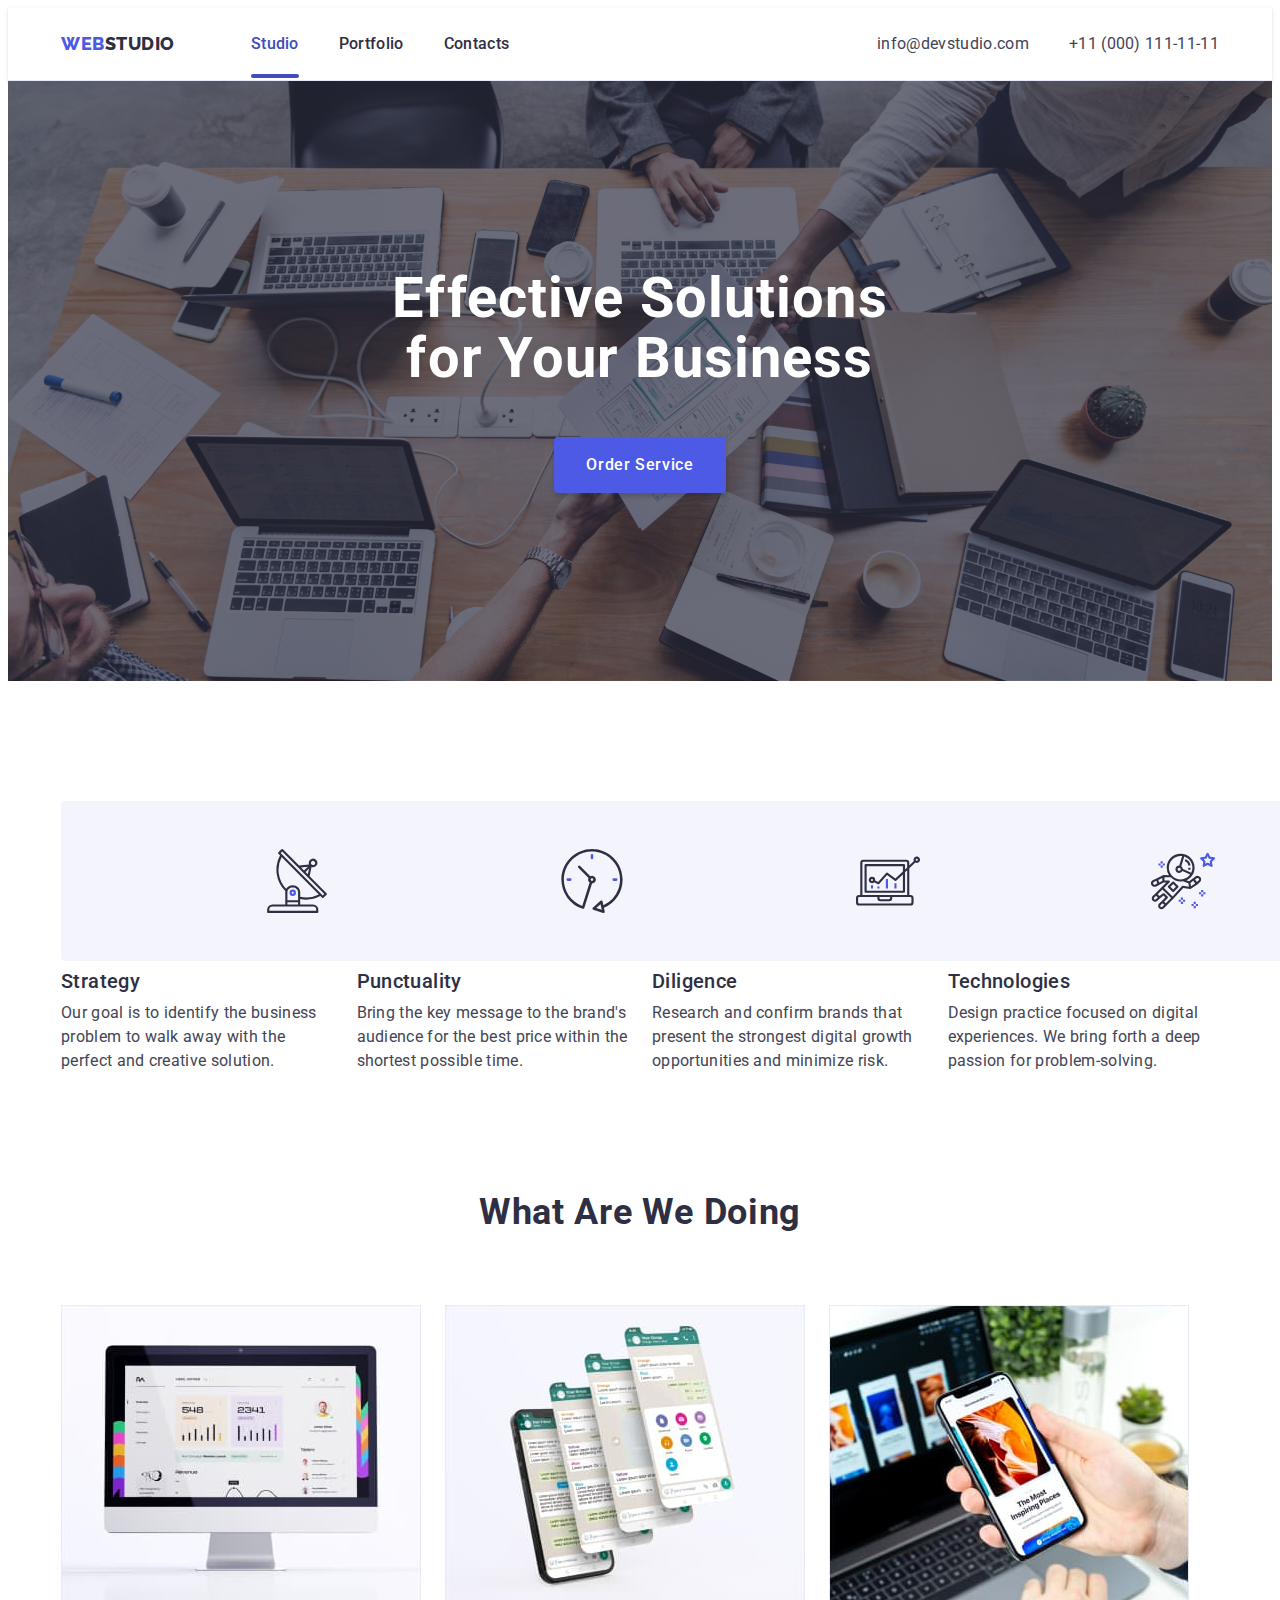
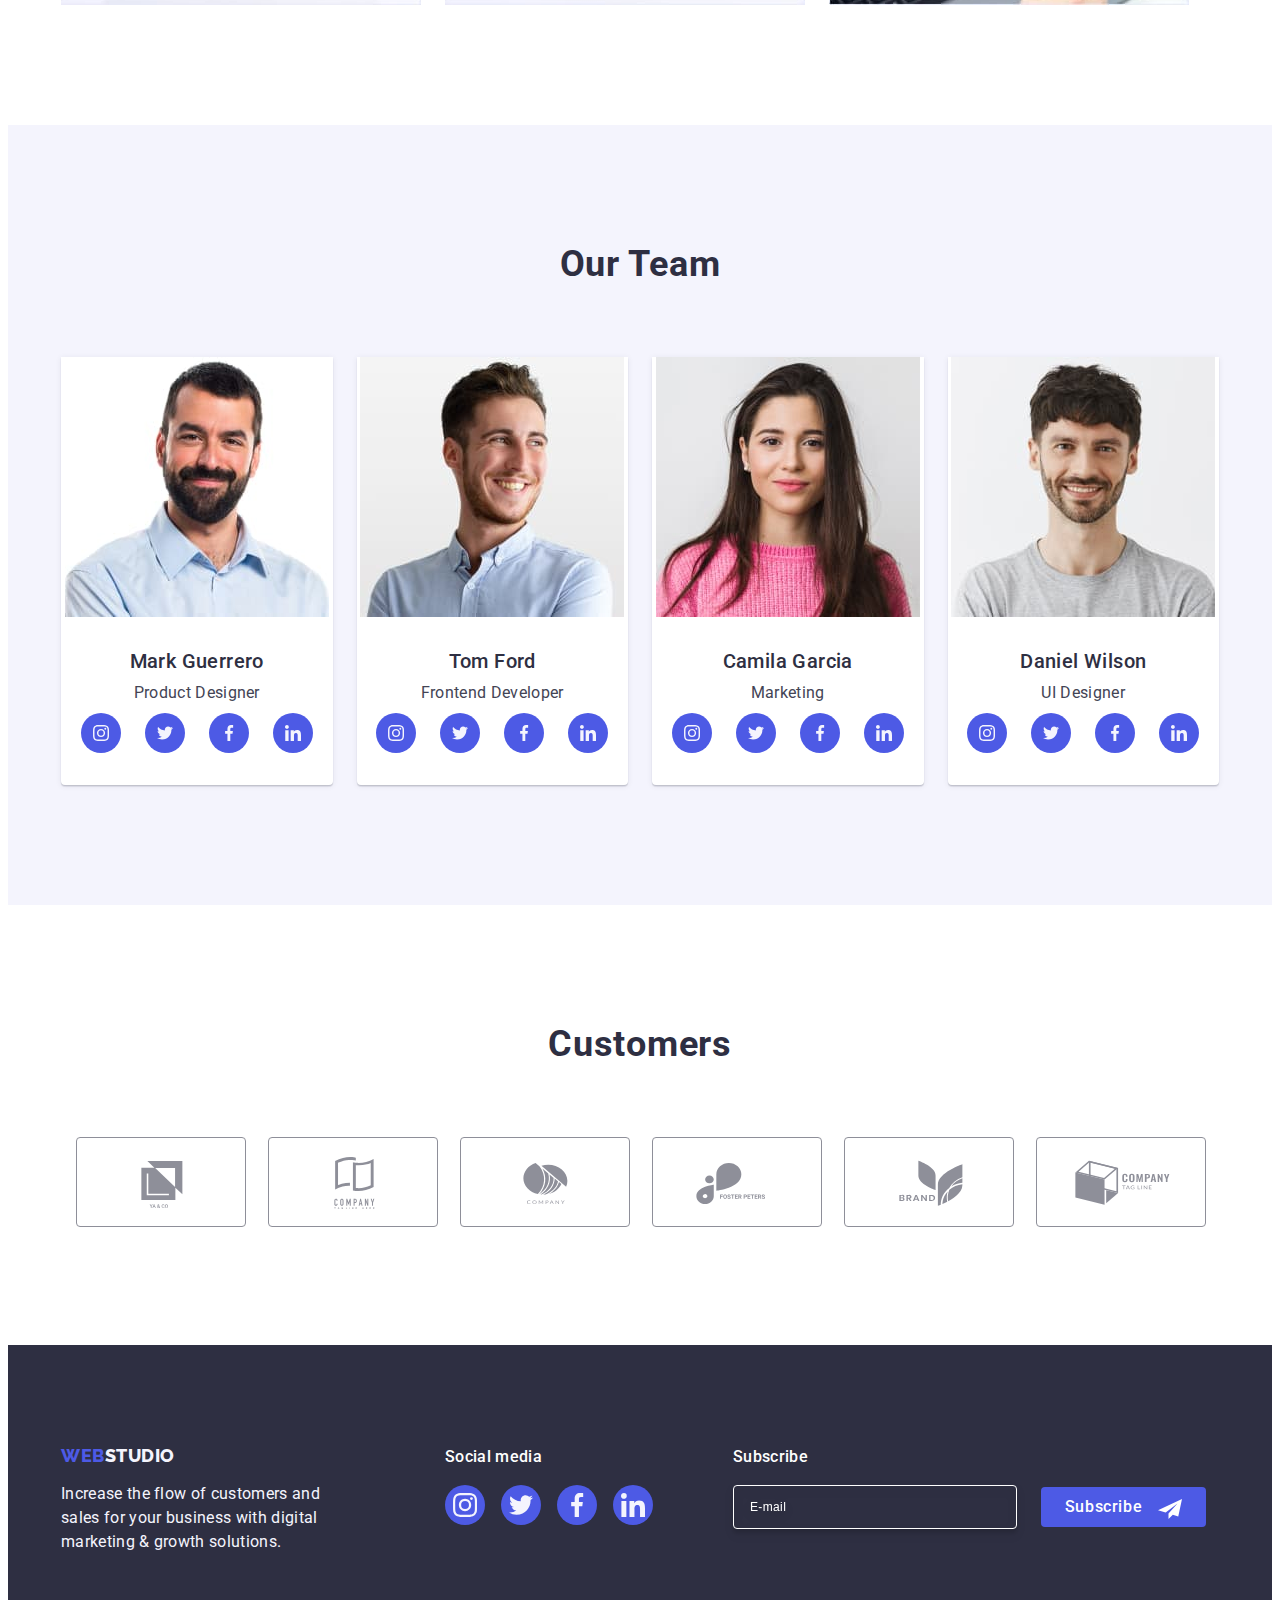
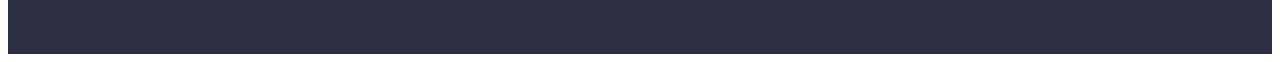
<file: index.html>
<!DOCTYPE html>
<html lang="en">
  <head>
    <meta charset="UTF-8" />
    <meta name="viewport" content="width=device-width, initial-scale=1.0" />
    <title>WebStudio</title>
    <link
      rel="stylesheet"
      href="https://cdnjs.cloudflare.com/ajax/libs/modern-normalize/2.0.0/modern-normalize.min.css"
      integrity="sha512-4xo8blKMVCiXpTaLzQSLSw3KFOVPWhm/TRtuPVc4WG6kUgjH6J03IBuG7JZPkcWMxJ5huwaBpOpnwYElP/m6wg=="
      crossorigin="anonymous"
      referrerpolicy="no-referrer"
    />
    <link rel="stylesheet" href="./css/styles.css" />
    <link rel="stylesheet" href="./css/media.css" />
    <link rel="preconnect" href="https://fonts.googleapis.com" />
    <link rel="preconnect" href="https://fonts.gstatic.com" crossorigin />
    <link
      href="https://fonts.googleapis.com/css2?family=Raleway:wght@800&family=Roboto:wght@400;500;700;900&display=swap"
      rel="stylesheet"
    />
  </head>
  <body>
    <header class="upper">
      <div class="header-nav container">
        <nav class="logo-navi">
          <a class="logo link" href="./index.html"
            >Web<span class="logo-end">Studio</span></a
          >
          <ul class="list-navi list">
            <li class="navigation-item">
              <a class="navigation-link current-page link" href="./index.html"
                >Studio</a
              >
            </li>
            <li class="navigation-item">
              <a class="navigation-link link" href="./portfolio.html"
                >Portfolio</a
              >
            </li>
            <li class="navigation-item">
              <a class="navigation-link link" href="">Contacts</a>
            </li>
          </ul>
        </nav>
        <address class="contact-us">
          <ul class="list contact-nav">
            <li class="address-item">
              <a class="link" href="mailto:info@devstudio.com"
                >info@devstudio.com</a
              >
            </li>
            <li class="address-item">
              <a class="link" href="tel:+110001111111">+11 (000) 111-11-11</a>
            </li>
          </ul>
        </address>
        <button type="button" class="open-menu-button js-open-menu">
          <svg class="icon" width="32" height="22">
            <use href="./images/icons.svg#icon-menu"></use>
          </svg>
        </button>
      </div>
      <div class="mobile-container js-menu-container">
        <button type="button" class="modal-close-button js-close-menu">
          <svg width="8" height="8">
            <use href="./images/icons.svg#icon-close-black"></use>
          </svg>
        </button>
        <nav class="mobile-navigation">
          <ul class="list">
            <li class="mobile-item">
              <a
                href="./index.html"
                class="mobile-menu-link mobile-current link"
                >Studio</a
              >
            </li>
            <li class="mobile-item">
              <a href="./portfolio.html" class="mobile-menu-link link"
                >Portfolio</a
              >
            </li>
            <li class="mobile-item">
              <a href="" class="mobile-menu-link link">Contacts</a>
            </li>
          </ul>
        </nav>
        <div class="mobile-box">
          <address class="address mobile-address">
            <ul class="mobile-menu-address list">
              <li class="mobile-contact-item">
                <a href="tel:+110001111111" class="mobile-tell link"
                  >+11 (000) 111-11-11</a
                >
              </li>
              <li class="mobile-contact-item">
                <a href="mailto:info@devstudio.com" class="mobile-mailto link"
                  >info@devstudio.com</a
                >
              </li>
            </ul>
          </address>
          <ul class="mobile-list-icon list">
            <li class="team-member-social-item">
              <a class="team-member-social-link link" href="">
                <svg
                  class="team-member-social-icon"
                  width="16"
                  height="16"
                >
                  <use href="./images/icons.svg#icon-instagram-1"></use>
                </svg>
              </a>
            </li>
            <li class="team-member-social-item">
              <a class="team-member-social-link link" href="">
                <svg
                  class="team-member-social-icon"
                  width="16"
                  height="16"
                >
                  <use href="./images/icons.svg#icon-twitter-1"></use>
                </svg>
              </a>
            </li>
            <li class="team-member-social-item">
              <a class="team-member-social-link link" href="">
                <svg
                  class="team-member-social-icon"
                  width="16"
                  height="16"
                >
                  <use href="./images/icons.svg#icon-facebook-1"></use>
                </svg>
              </a>
            </li>
            <li class="team-member-social-item">
              <a class="team-member-social-link link" href="">
                <svg
                  class="team-member-social-icon"
                  width="16"
                  height="16"
                >
                  <use href="./images/icons.svg#icon-linkedin-1"></use>
                </svg>
              </a>
            </li>
          </ul>
        </div>
      </div>
    </header>
    <main>
      <section class="hero">
        <div class="container">
          <h1 class="hero-title">Effective Solutions for Your Business</h1>
          <button class="hero-btn" data-modal-open type="button">
            Order Service
          </button>
        </div>
      </section>
      <section class="advantages">
        <div class="container">
          <h2 class="visually-hidden">Advantages</h2>
          <ul class="advantages-list list">
            <li class="advantages-item">
              <div class="advantages-icon-wrap">
                <svg class="advantages-icon" width="64" height="64">
                  <use href="./images/icons.svg#icon-antenna-1"></use>
                </svg>
              </div>
              <h3 class="advantages-subtitle">Strategy</h3>
              <p class="advantages-text">
                Our goal is to identify the business problem to walk away with
                the perfect and creative solution.
              </p>
            </li>
            <li class="advantages-item">
              <div class="advantages-icon-wrap">
                <svg class="advantages-icon" width="64" height="64">
                  <use href="./images/icons.svg#icon-clock-1"></use>
                </svg>
              </div>
              <h3 class="advantages-subtitle">Punctuality</h3>
              <p class="advantages-text">
                Bring the key message to the brand's audience for the best price
                within the shortest possible time.
              </p>
            </li>
            <li class="advantages-item">
              <div class="advantages-icon-wrap">
                <svg class="advantages-icon" width="64" height="64">
                  <use href="./images/icons.svg#icon-diagram-1"></use>
                </svg>
              </div>
              <h3 class="advantages-subtitle">Diligence</h3>
              <p class="advantages-text">
                Research and confirm brands that present the strongest digital
                growth opportunities and minimize risk.
              </p>
            </li>
            <li class="advantages-item">
              <div class="advantages-icon-wrap">
                <svg class="advantages-icon" width="64" height="64">
                  <use href="./images/icons.svg#icon-astronaut-1"></use>
                </svg>
              </div>
              <h3 class="advantages-subtitle">Technologies</h3>
              <p class="advantages-text">
                Design practice focused on digital experiences. We bring forth a
                deep passion for problem-solving.
              </p>
            </li>
          </ul>
        </div>
      </section>
      <section class="activity">
        <div class="container">
          <h2 class="activity-title">What are we doing</h2>
          <ul class="activity-list list">
            <li class="activity-item">
              <img
                srcset="
                  ./images/what-are-we-doing-1.jpg    1x,
                  ./images/what-are-we-doing-1-2x.jpg 2x
                "
                src="./images/what-are-we-doing-1.jpg"
                alt="desktop"
                width="360"
                height="300"
              />
            </li>
            <li class="activity-item">
              <img
                srcset="
                  ./images/what-are-we-doing-2.jpg    1x,
                  ./images/what-are-we-doing-2-2x.jpg 2x
                "
                src="./images/what-are-we-doing-2.jpg"
                alt="smartfon"
                width="360"
                height="300"
              />
            </li>
            <li class="activity-item">
              <img
                srcset="
                  ./images/what-are-we-doing-3.jpg    1x,
                  ./images/what-are-we-doing-3-2x.jpg 2x
                "
                src="./images/what-are-we-doing-3.jpg"
                alt="laptop"
                width="360"
                height="300"
              />
            </li>
          </ul>
        </div>
      </section>
      <section class="team">
        <div class="container">
          <h2 class="team-title">Our Team</h2>
          <ul class="team-list list">
            <li class="team-list-item">
              <img
                srcset="
                  ./images/our-team-1.jpg    1x,
                  ./images/our-team-1-2x.jpg 2x
                "
                class="team-member-img"
                src="./images/our-team-1.jpg"
                alt="Mark Guerrero, Product Designer"
                width="264"
                height="260"
              />
              <div class="team-member">
                <h3 class="team-subtitle">Mark Guerrero</h3>
                <p class="team-text">Product Designer</p>
                <ul class="team-member-social-list list">
                  <li class="team-member-social-item">
                    <a class="team-member-social-link link" href="">
                      <svg
                        class="team-member-social-icon"
                        width="16"
                        height="16"
                      >
                        <use href="./images/icons.svg#icon-instagram-1"></use>
                      </svg>
                    </a>
                  </li>
                  <li class="team-member-social-item">
                    <a class="team-member-social-link link" href="">
                      <svg
                        class="team-member-social-icon"
                        width="16"
                        height="16"
                      >
                        <use href="./images/icons.svg#icon-twitter-1"></use>
                      </svg>
                    </a>
                  </li>
                  <li class="team-member-social-item">
                    <a class="team-member-social-link link" href="">
                      <svg
                        class="team-member-social-icon"
                        width="16"
                        height="16"
                      >
                        <use href="./images/icons.svg#icon-facebook-1"></use>
                      </svg>
                    </a>
                  </li>
                  <li class="team-member-social-item">
                    <a class="team-member-social-link link" href="">
                      <svg
                        class="team-member-social-icon"
                        width="16"
                        height="16"
                      >
                        <use href="./images/icons.svg#icon-linkedin-1"></use>
                      </svg>
                    </a>
                  </li>
                </ul>
              </div>
            </li>
            <li class="team-list-item">
              <img
                srcset="
                  ./images/our-team-2.jpg    1x,
                  ./images/our-team-2-2x.jpg 2x
                "
                class="team-member-img"
                src="./images/our-team-2.jpg"
                alt="Tom Ford, Frontend Developer"
                width="264"
                height="260"
              />
              <div class="team-member">
                <h3 class="team-subtitle">Tom Ford</h3>
                <p class="team-text">Frontend Developer</p>
                <ul class="team-member-social-list list">
                  <li class="team-member-social-item">
                    <a class="team-member-social-link link" href="">
                      <svg
                        class="team-member-social-icon"
                        width="16"
                        height="16"
                      >
                        <use href="./images/icons.svg#icon-instagram-1"></use>
                      </svg>
                    </a>
                  </li>
                  <li class="team-member-social-item">
                    <a class="team-member-social-link link" href="">
                      <svg
                        class="team-member-social-icon"
                        width="16"
                        height="16"
                      >
                        <use href="./images/icons.svg#icon-twitter-1"></use>
                      </svg>
                    </a>
                  </li>
                  <li class="team-member-social-item">
                    <a class="team-member-social-link link" href="">
                      <svg
                        class="team-member-social-icon"
                        width="16"
                        height="16"
                      >
                        <use href="./images/icons.svg#icon-facebook-1"></use>
                      </svg>
                    </a>
                  </li>
                  <li class="team-member-social-item">
                    <a class="team-member-social-link link" href="">
                      <svg
                        class="team-member-social-icon"
                        width="16"
                        height="16"
                      >
                        <use href="./images/icons.svg#icon-linkedin-1"></use>
                      </svg>
                    </a>
                  </li>
                </ul>
              </div>
            </li>
            <li class="team-list-item">
              <img
                srcset="
                  ./images/our-team-3.jpg    1x,
                  ./images/our-team-3-2x.jpg 2x
                "
                class="team-member-img"
                src="./images/our-team-3.jpg"
                alt="Camila Garcia, Marketing"
                width="264"
                height="260"
              />
              <div class="team-member">
                <h3 class="team-subtitle">Camila Garcia</h3>
                <p class="team-text">Marketing</p>
                <ul class="team-member-social-list list">
                  <li class="team-member-social-item">
                    <a class="team-member-social-link link" href="">
                      <svg
                        class="team-member-social-icon"
                        width="16"
                        height="16"
                      >
                        <use href="./images/icons.svg#icon-instagram-1"></use>
                      </svg>
                    </a>
                  </li>
                  <li class="team-member-social-item">
                    <a class="team-member-social-link link" href="">
                      <svg
                        class="team-member-social-icon"
                        width="16"
                        height="16"
                      >
                        <use href="./images/icons.svg#icon-twitter-1"></use>
                      </svg>
                    </a>
                  </li>
                  <li class="team-member-social-item">
                    <a class="team-member-social-link link" href="">
                      <svg
                        class="team-member-social-icon"
                        width="16"
                        height="16"
                      >
                        <use href="./images/icons.svg#icon-facebook-1"></use>
                      </svg>
                    </a>
                  </li>
                  <li class="team-member-social-item">
                    <a class="team-member-social-link link" href="">
                      <svg
                        class="team-member-social-icon"
                        width="16"
                        height="16"
                      >
                        <use href="./images/icons.svg#icon-linkedin-1"></use>
                      </svg>
                    </a>
                  </li>
                </ul>
              </div>
            </li>
            <li class="team-list-item">
              <img
                srcset="
                  ./images/our-team-4.jpg    1x,
                  ./images/our-team-4-2x.jpg 2x
                "
                class="team-member-img"
                src="./images/our-team-4.jpg"
                alt="Daniel Wilson, UI Designer"
                width="264"
                height="260"
              />
              <div class="team-member">
                <h3 class="team-subtitle">Daniel Wilson</h3>
                <p class="team-text">UI Designer</p>
                <ul class="team-member-social-list list">
                  <li class="team-member-social-item">
                    <a class="team-member-social-link link" href="">
                      <svg
                        class="team-member-social-icon"
                        width="16"
                        height="16"
                      >
                        <use href="./images/icons.svg#icon-instagram-1"></use>
                      </svg>
                    </a>
                  </li>
                  <li class="team-member-social-item">
                    <a class="team-member-social-link link" href="">
                      <svg
                        class="team-member-social-icon"
                        width="16"
                        height="16"
                      >
                        <use href="./images/icons.svg#icon-twitter-1"></use>
                      </svg>
                    </a>
                  </li>
                  <li class="team-member-social-item">
                    <a class="team-member-social-link link" href="">
                      <svg
                        class="team-member-social-icon"
                        width="16"
                        height="16"
                      >
                        <use href="./images/icons.svg#icon-facebook-1"></use>
                      </svg>
                    </a>
                  </li>
                  <li class="team-member-social-item">
                    <a class="team-member-social-link link" href="">
                      <svg
                        class="team-member-social-icon"
                        width="16"
                        height="16"
                      >
                        <use href="./images/icons.svg#icon-linkedin-1"></use>
                      </svg>
                    </a>
                  </li>
                </ul>
              </div>
            </li>
          </ul>
        </div>
      </section>
      <section class="customers">
        <div class="container">
          <h2 class="customers-title">Customers</h2>
          <ul class="customers-list list">
            <li class="customers-item">
              <a class="customers-link" href=""
                ><svg class="customers-icon" width="104" height="56">
                  <use href="./images/icons.svg#icon-client-1"></use>
                </svg>
              </a>
            </li>
            <li class="customers-item">
              <a class="customers-link" href="">
                <svg class="customers-icon" width="104" height="56">
                  <use href="./images/icons.svg#icon-client-2"></use>
                </svg>
              </a>
            </li>
            <li class="customers-item">
              <a class="customers-link" href="">
                <svg class="customers-icon" width="104" height="56">
                  <use href="./images/icons.svg#icon-client-3"></use>
                </svg>
              </a>
            </li>
            <li class="customers-item">
              <a class="customers-link" href="">
                <svg class="customers-icon" width="104" height="56">
                  <use href="./images/icons.svg#icon-client-4"></use>
                </svg>
              </a>
            </li>
            <li class="customers-item">
              <a class="customers-link" href="">
                <svg class="customers-icon" width="104" height="56">
                  <use href="./images/icons.svg#icon-client-5"></use>
                </svg>
              </a>
            </li>
            <li class="customers-item">
              <a class="customers-link" href="">
                <svg class="customers-icon" width="104" height="56">
                  <use href="./images/icons.svg#icon-client-6"></use>
                </svg>
              </a>
            </li>
          </ul>
        </div>
      </section>
    </main>
    <footer class="bottom">
      <div class="container footer-container">
        <div class="footer-logo-text">
          <a class="bottom-logo link" href="./index.html"
            >Web<span class="bottom-logo-end">Studio</span></a
          >
          <p class="footer-text">
            Increase the flow of customers and sales for your business with
            digital marketing & growth solutions.
          </p>
        </div>

        <div class="footer-social-media">
          <p class="footer-social-media-subtitle">Social media</p>
          <ul class="footer-social-media-list list">
            <li class="footer-social-media-item">
              <a class="footer-social-media-link link" href="">
                <svg class="footer-social-media-icon" width="24" height="24">
                  <use href="./images/icons.svg#icon-instagram-1"></use>
                </svg>
              </a>
            </li>
            <li class="footer-social-media-item">
              <a class="footer-social-media-link link" href="">
                <svg class="footer-social-media-icon" width="24" height="24">
                  <use href="./images/icons.svg#icon-twitter-1"></use>
                </svg>
              </a>
            </li>
            <li class="footer-social-media-item">
              <a class="footer-social-media-link link" href="">
                <svg class="footer-social-media-icon" width="24" height="24">
                  <use href="./images/icons.svg#icon-facebook-1"></use>
                </svg>
              </a>
            </li>
            <li class="footer-social-media-item">
              <a class="footer-social-media-link link" href="">
                <svg class="footer-social-media-icon" width="24" height="24">
                  <use href="./images/icons.svg#icon-linkedin-1"></use>
                </svg>
              </a>
            </li>
          </ul>
        </div>

        <div class="form-container">
          <p class="ftr-subscribe">Subscribe</p>
          <form class="subscribe">
            <label class="ftr-subscribe-field">
              <input
                class="ftr-input"
                type="email"
                name="ftr-user-name"
                placeholder="E-mail"
              />
            </label>
            <button class="ftr-form-button" type="submit">
              Subscribe
              <svg class="ftr-form-icon" width="24" height="24">
                <use href="./images/icons.svg#icon-send"></use>
              </svg>
            </button>
          </form>
        </div>
      </div>
    </footer>
    <div class="backdrop is-hidden" data-modal>
      <div class="modal">
        <button type="button" class="modal-close-button" data-modal-close>
          <svg class="modal-close-icon" width="8" height="8">
            <use href="./images/icons.svg#icon-close-black"></use>
          </svg>
        </button>

        <p class="modal-caption">
          Leave your contacts and we will call you back
        </p>

        <form class="modal-form" name="order_form" autocomplete="on">
          <div class="modal-field">
            <label for="user-name" class="modal-form-label">Name</label>
            <div class="modal-input-svg">
              <input
                class="modal-form-input"
                type="text"
                name="user-name"
                id="user-name"
              />
              <svg class="modal-form-icon" width="18" height="24">
                <use href="./images/icons.svg#icon-person"></use>
              </svg>
            </div>
          </div>
          <div class="modal-field">
            <label for="user-tel" class="modal-form-label">Phone</label>
            <div class="modal-input-svg">
              <input
                class="modal-form-input"
                type="tel"
                name="user-tel"
                id="user-tel"
              />
              <svg class="modal-form-icon" width="18" height="24">
                <use href="./images/icons.svg#icon-phone"></use>
              </svg>
            </div>
          </div>
          <div class="modal-field">
            <label for="user-email" class="modal-form-label">Email</label>
            <div class="modal-input-svg">
              <input
                class="modal-form-input"
                type="email"
                name="user-email"
                id="user-email"
              />
              <svg class="modal-form-icon" width="18" height="24">
                <use href="./images/icons.svg#icon-email"></use>
              </svg>
            </div>
          </div>
          <div class="modal-field modal-field-div">
            <label for="user-comment" class="modal-form-label">Comment</label>
            <textarea
              class="user-comment"
              name="user-comment"
              cols="30"
              rows="10"
              placeholder="Text input"
              id="user-comment"
            ></textarea>
          </div>

          <div class="label-checkbox">
            <input
              class="checkbox-privacy visually-hidden"
              type="checkbox"
              id="user-privacy"
              value="true"
              name="user-privacy"
            />
            <label for="user-privacy" class="modal-privacy-label"
              ><span class="modal-privacy-text"
                ><svg class="checkbox-icon" width="10" height="8">
                  <use href="./images/icons.svg#icon-vector"></use></svg></span
              >I accept the terms and conditions of the
              <a href="" class="modal-privacy-link">Privacy Policy</a>
            </label>
          </div>

          <button type="submit" class="modal-submit">Send</button>
        </form>
      </div>
    </div>
    <script src="./js/modal.js"></script>
    <script src="./js/menu.js"></script>
  </body>
</html>
</file>
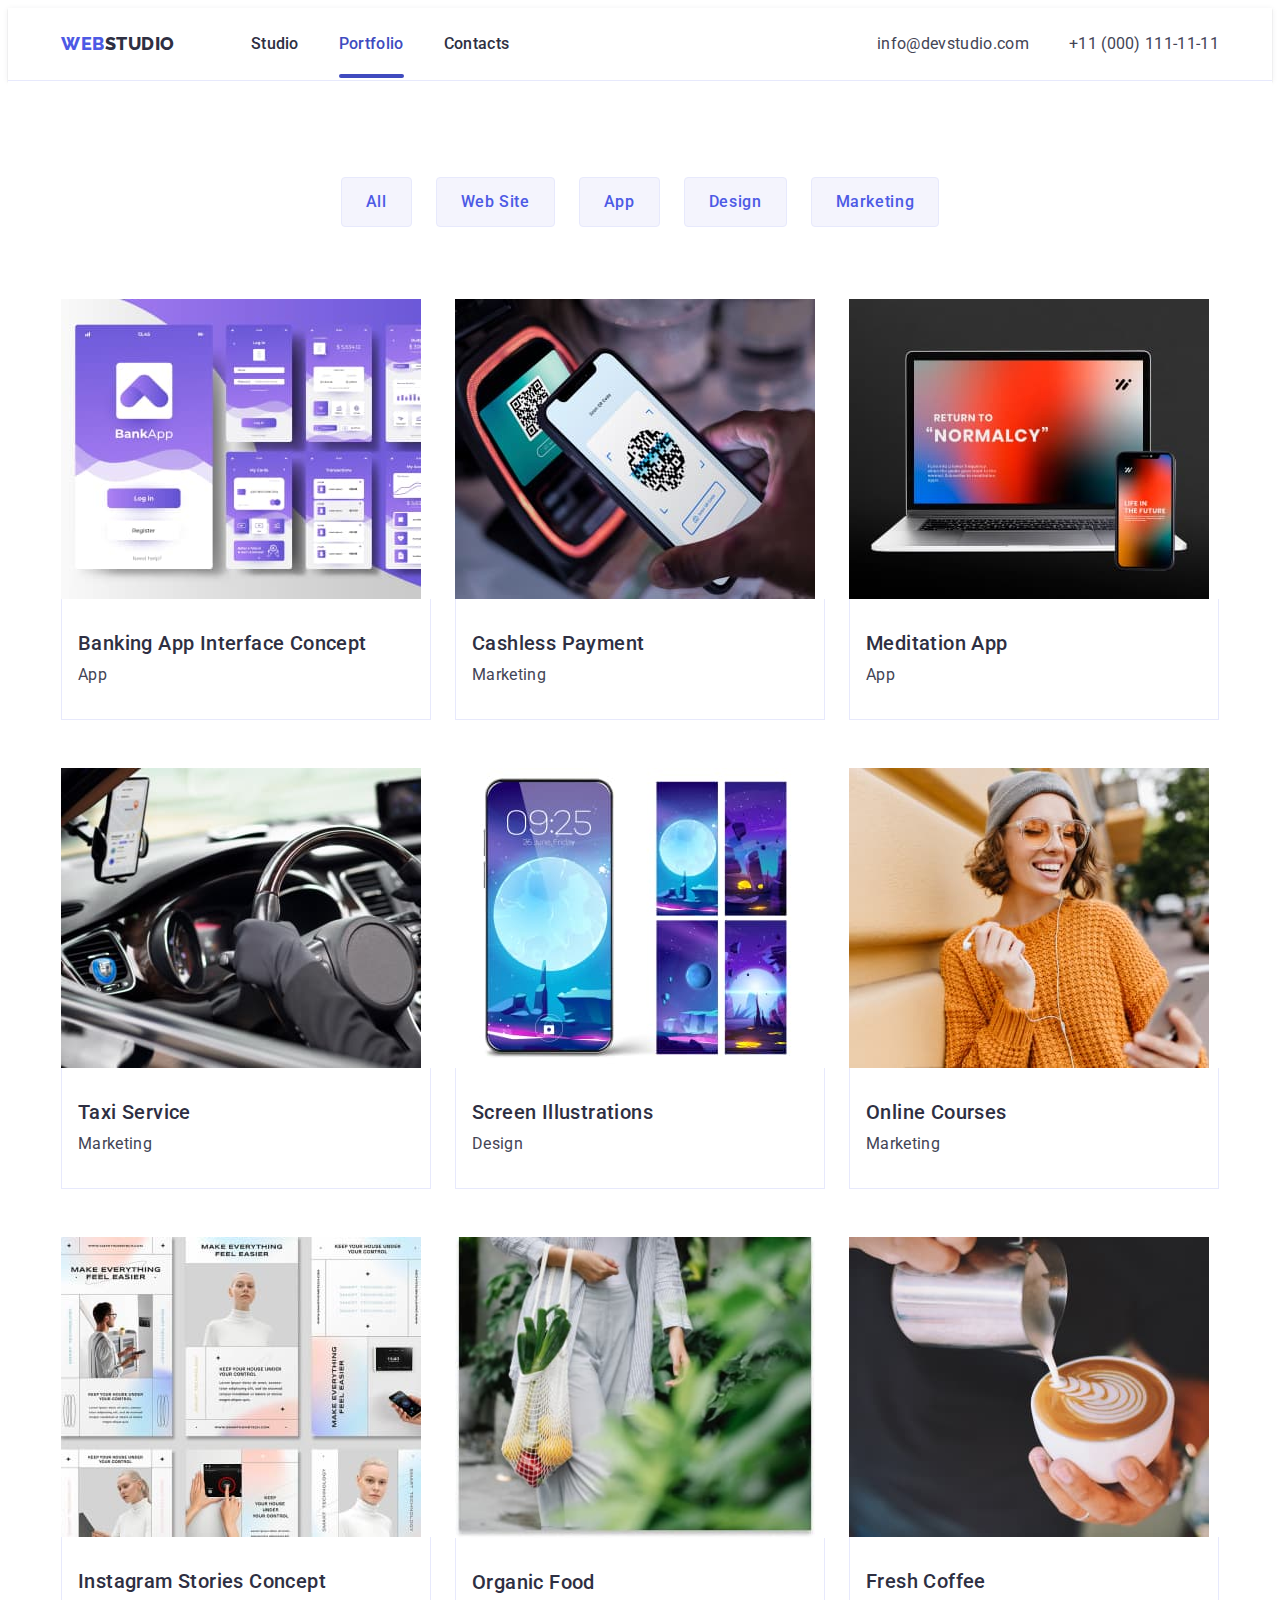
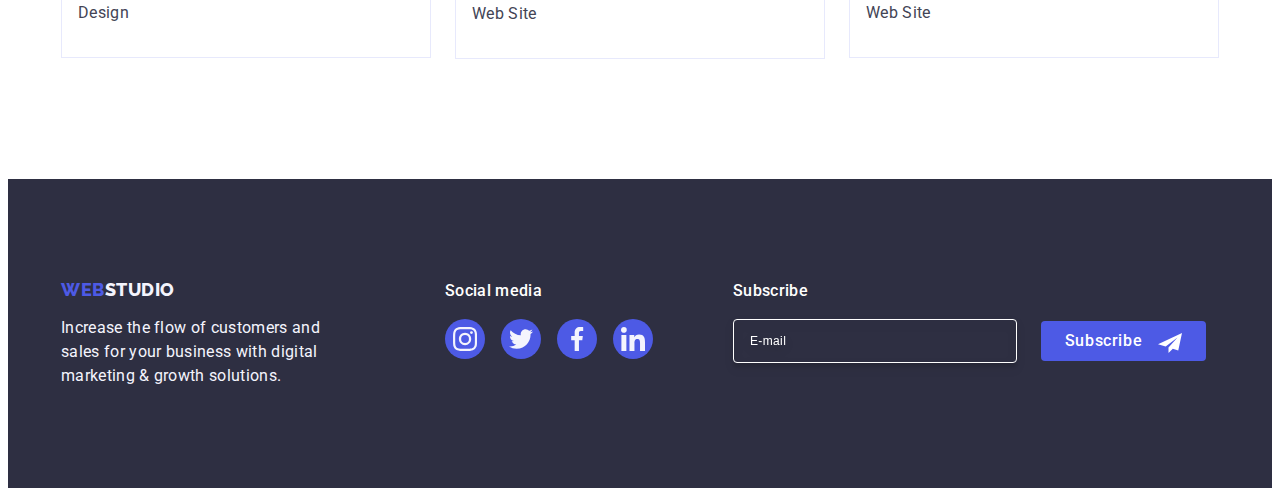
<file: portfolio.html>
<!DOCTYPE html>
<html lang="en">
  <head>
    <meta charset="UTF-8" />
    <meta name="viewport" content="width=device-width, initial-scale=1.0" />
    <title>Portfolio</title>
    <link
      rel="stylesheet"
      href="https://cdnjs.cloudflare.com/ajax/libs/modern-normalize/2.0.0/modern-normalize.min.css"
      integrity="sha512-4xo8blKMVCiXpTaLzQSLSw3KFOVPWhm/TRtuPVc4WG6kUgjH6J03IBuG7JZPkcWMxJ5huwaBpOpnwYElP/m6wg=="
      crossorigin="anonymous"
      referrerpolicy="no-referrer"
    />
    <link rel="stylesheet" href="./css/styles.css" />
    <link rel="stylesheet" href="./css/media.css" />
    <link rel="preconnect" href="https://fonts.googleapis.com" />
    <link rel="preconnect" href="https://fonts.gstatic.com" crossorigin />
    <link
      href="https://fonts.googleapis.com/css2?family=Raleway:wght@800&family=Roboto:wght@400;500;700;900&display=swap"
      rel="stylesheet"
    />
  </head>
  <body>
    <header class="upper">
      <div class="header-nav container">
        <nav class="logo-navi">
          <a class="logo link" href="./index.html"
            >Web<span class="logo-end">Studio</span></a
          >
          <ul class="list-navi list">
            <li class="navigation-item">
              <a class="navigation-link link" href="./index.html">Studio</a>
            </li>
            <li class="navigation-item">
              <a
                class="navigation-link current-page link"
                href="./portfolio.html"
                >Portfolio</a
              >
            </li>
            <li class="navigation-item">
              <a class="navigation-link link" href="">Contacts</a>
            </li>
          </ul>
        </nav>
        <address class="contact-us">
          <ul class="list contact-nav">
            <li class="address-item">
              <a class="link" href="mailto:info@devstudio.com"
                >info@devstudio.com</a
              >
            </li>
            <li class="address-item">
              <a class="link" href="tel:+110001111111">+11 (000) 111-11-11</a>
            </li>
          </ul>
        </address>
      </div>
    </header>
    <main>
      <section class="portfolio">
        <div class="container">
          <h1 class="visually-hidden">Portfolio</h1>

          <ul class="list filtr-btn">
            <li class="filtr-btn-item">
              <button class="portfolio-filtr-btn" type="button">All</button>
            </li>
            <li class="filtr-btn-item">
              <button class="portfolio-filtr-btn" type="button">
                Web Site
              </button>
            </li>
            <li class="filtr-btn-item">
              <button class="portfolio-filtr-btn" type="button">App</button>
            </li>
            <li class="filtr-btn-item">
              <button class="portfolio-filtr-btn" type="button">Design</button>
            </li>
            <li class="filtr-btn-item">
              <button class="portfolio-filtr-btn" type="button">
                Marketing
              </button>
            </li>
          </ul>

          <ul class="list portfolio-cards">
            <li class="item-portfolio-card">
              <a class="portfolio-card-link link" href="">
                <div class="cards-cover-wrap">
                  <img
                    src="./images/project-card-1.jpg"
                    alt="Banking App Interface Concept"
                    width="360"
                    height="300"
                  />
                  <p class="portfolio-cards-cover-text">
                    14 Stylish and User-Friendly App Design Concepts · Task
                    Manager App · Calorie Tracker App · Exotic Fruit Ecommerce
                    App · Cloud Storage App
                  </p>
                </div>
                <div class="portfolio-cards-total">
                  <h2 class="portfolio-cards-title">
                    Banking App Interface Concept
                  </h2>
                  <p class="portfolio-cards-text">App</p>
                </div>
              </a>
            </li>
            <li class="item-portfolio-card">
              <a class="portfolio-card-link link" href="">
                <div class="cards-cover-wrap">
                  <img
                    src="./images/project-card-2.jpg"
                    alt="Cashless Payment"
                    width="360"
                    height="300"
                  />
                  <p class="portfolio-cards-cover-text">
                    14 Stylish and User-Friendly App Design Concepts · Task
                    Manager App · Calorie Tracker App · Exotic Fruit Ecommerce
                    App · Cloud Storage App
                  </p>
                </div>
                <div class="portfolio-cards-total">
                  <h2 class="portfolio-cards-title">Cashless Payment</h2>
                  <p class="portfolio-cards-text">Marketing</p>
                </div>
              </a>
            </li>
            <li class="item-portfolio-card">
              <a class="portfolio-card-link link" href="">
                <div class="cards-cover-wrap">
                  <img
                    src="./images/project-card-3.jpg"
                    alt="Meditation App"
                    width="360"
                    height="300"
                  />
                  <p class="portfolio-cards-cover-text">
                    14 Stylish and User-Friendly App Design Concepts · Task
                    Manager App · Calorie Tracker App · Exotic Fruit Ecommerce
                    App · Cloud Storage App
                  </p>
                </div>
                <div class="portfolio-cards-total">
                  <h2 class="portfolio-cards-title">Meditation App</h2>
                  <p class="portfolio-cards-text">App</p>
                </div>
              </a>
            </li>
            <li class="item-portfolio-card">
              <a class="portfolio-card-link link" href="">
                <div class="cards-cover-wrap">
                  <img
                    src="./images/project-card-4.jpg"
                    alt="Taxi Service"
                    width="360"
                    height="300"
                  />
                  <p class="portfolio-cards-cover-text">
                    14 Stylish and User-Friendly App Design Concepts · Task
                    Manager App · Calorie Tracker App · Exotic Fruit Ecommerce
                    App · Cloud Storage App
                  </p>
                </div>
                <div class="portfolio-cards-total">
                  <h2 class="portfolio-cards-title">Taxi Service</h2>
                  <p class="portfolio-cards-text">Marketing</p>
                </div>
              </a>
            </li>
            <li class="item-portfolio-card">
              <a class="portfolio-card-link link" href="">
                <div class="cards-cover-wrap">
                  <img
                    src="./images/project-card-5.jpg"
                    alt="Screen Illustrations"
                    width="360"
                    height="300"
                  />
                  <p class="portfolio-cards-cover-text">
                    14 Stylish and User-Friendly App Design Concepts · Task
                    Manager App · Calorie Tracker App · Exotic Fruit Ecommerce
                    App · Cloud Storage App
                  </p>
                </div>
                <div class="portfolio-cards-total">
                  <h2 class="portfolio-cards-title">Screen Illustrations</h2>
                  <p class="portfolio-cards-text">Design</p>
                </div>
              </a>
            </li>
            <li class="item-portfolio-card">
              <a class="portfolio-card-link link" href="">
                <div class="cards-cover-wrap">
                  <img
                    src="./images/project-card-6.jpg"
                    alt="Online Courses"
                    width="360"
                    height="300"
                  />
                  <p class="portfolio-cards-cover-text">
                    14 Stylish and User-Friendly App Design Concepts · Task
                    Manager App · Calorie Tracker App · Exotic Fruit Ecommerce
                    App · Cloud Storage App
                  </p>
                </div>
                <div class="portfolio-cards-total">
                  <h2 class="portfolio-cards-title">Online Courses</h2>
                  <p class="portfolio-cards-text">Marketing</p>
                </div>
              </a>
            </li>
            <li class="item-portfolio-card">
              <a class="portfolio-card-link link" href="">
                <div class="cards-cover-wrap">
                  <img
                    src="./images/project-card-7.jpg"
                    alt="Instagram Stories Concept"
                    width="360"
                    height="300"
                  />
                  <p class="portfolio-cards-cover-text">
                    14 Stylish and User-Friendly App Design Concepts · Task
                    Manager App · Calorie Tracker App · Exotic Fruit Ecommerce
                    App · Cloud Storage App
                  </p>
                </div>
                <div class="portfolio-cards-total">
                  <h2 class="portfolio-cards-title">
                    Instagram Stories Concept
                  </h2>
                  <p class="portfolio-cards-text">Design</p>
                </div>
              </a>
            </li>
            <li class="item-portfolio-card">
              <a class="portfolio-card-link link" href="">
                <div class="cards-cover-wrap">
                  <img
                    src="./images/project-card-8.jpg"
                    alt="Organic Food"
                    width="360"
                    height="300"
                  />
                  <p class="portfolio-cards-cover-text">
                    14 Stylish and User-Friendly App Design Concepts · Task
                    Manager App · Calorie Tracker App · Exotic Fruit Ecommerce
                    App · Cloud Storage App
                  </p>
                </div>
                <div class="portfolio-cards-total">
                  <h2 class="portfolio-cards-title">Organic Food</h2>
                  <p class="portfolio-cards-text">Web Site</p>
                </div>
              </a>
            </li>
            <li class="item-portfolio-card">
              <a class="portfolio-card-link link" href="">
                <div class="cards-cover-wrap">
                  <img
                    src="./images/project-card-9.jpg"
                    alt="Fresh Coffee"
                    width="360"
                    height="300"
                  />
                  <p class="portfolio-cards-cover-text">
                    14 Stylish and User-Friendly App Design Concepts · Task
                    Manager App · Calorie Tracker App · Exotic Fruit Ecommerce
                    App · Cloud Storage App
                  </p>
                </div>
                <div class="portfolio-cards-total">
                  <h2 class="portfolio-cards-title">Fresh Coffee</h2>
                  <p class="portfolio-cards-text">Web Site</p>
                </div>
              </a>
            </li>
          </ul>
        </div>
      </section>
    </main>
    <footer class="bottom">
      <div class="container footer-container">
        <div class="footer-logo-text">
          <a class="bottom-logo link" href="./index.html"
            >Web<span class="bottom-logo-end">Studio</span></a
          >
          <p class="footer-text">
            Increase the flow of customers and sales for your business with
            digital marketing & growth solutions.
          </p>
        </div>

        <div class="footer-social-media">
          <p class="footer-social-media-subtitle">Social media</p>
          <ul class="footer-social-media-list list">
            <li class="footer-social-media-item">
              <a class="footer-social-media-link link" href="">
                <svg class="footer-social-media-icon" width="24" height="24">
                  <use href="./images/icons.svg#icon-instagram-1"></use>
                </svg>
              </a>
            </li>
            <li class="footer-social-media-item">
              <a class="footer-social-media-link link" href="">
                <svg class="footer-social-media-icon" width="24" height="24">
                  <use href="./images/icons.svg#icon-twitter-1"></use>
                </svg>
              </a>
            </li>
            <li class="footer-social-media-item">
              <a class="footer-social-media-link link" href="">
                <svg class="footer-social-media-icon" width="24" height="24">
                  <use href="./images/icons.svg#icon-facebook-1"></use>
                </svg>
              </a>
            </li>
            <li class="footer-social-media-item">
              <a class="footer-social-media-link link" href="">
                <svg class="footer-social-media-icon" width="24" height="24">
                  <use href="./images/icons.svg#icon-linkedin-1"></use>
                </svg>
              </a>
            </li>
          </ul>
        </div>

        <div class="form-container">
          <p class="ftr-subscribe">Subscribe</p>
          <form class="subscribe">
            <label class="ftr-subscribe-field">
              <input
                class="ftr-input"
                type="email"
                name="ftr-user-name"
                placeholder="E-mail"
              />
            </label>
            <button class="ftr-form-button" type="submit">
              Subscribe
              <svg class="ftr-form-icon" width="24" height="24">
                <use href="./images/icons.svg#icon-send"></use>
              </svg>
            </button>
          </form>
        </div>
      </div>
    </footer>
  </body>
</html>
</file>
<file: css/styles.css>
:root {
  --color-primary-brand: #4d5ae5;
  --color-pressed-state: #404bbf;
  --color-dark: #2e2f42;
  --color-success: #31d0aa;
  --color-text: #434455;
  --color-subtitle-text: #8e8f99;
  --color-accent: #e7e9fc;
  --color-light-mode-background: #f4f4fd;
  --color-overlay: #2e2f42;
  --color-hero-background: #2e2f42;
  --color-hero-title: #ffffff;
  --color-advantages-background: #ffffff;
  --color-team-card-background: #ffffff;
  --color-header-background: #ffffff;
  --color-activity-background: #ffffff;
  --color-customers-background: #ffffff;
  --color-modal-background: #fcfcfc;
  --color-portfolio-background: #ffffff;
  --color-white: #ffffff;
}

body {
  font-family: "Roboto", sans-serif;
  color: var(--color-text);
  background-color: var(--color-team-card-background);
}

header {
  border-bottom: 1px solid var(--color-accent, #e7e9fc);
  background: var(--color-header-background, #ffffff);
}

footer {
  background-color: var(--color-overlay);
}

address {
  font-style: normal;
}

button {
  font-family: inherit;
}

.link {
  text-decoration: none;
  color: currentColor;
  transition: color 250ms cubic-bezier(0.4, 0, 0.2, 1);
}

.list {
  list-style-type: none;
}

h1,
h2,
h3,
h4,
h5,
h6,
p {
  margin-top: 0;
  margin-bottom: 0;
}

ul,
ol {
  margin-top: 0;
  margin-bottom: 0;
  padding-left: 0;
}

img {
  display: block;
  max-width: 100%;
  height: auto;
}

.visually-hidden {
  position: absolute;
  width: 1px;
  height: 1px;
  margin: -1px;
  border: 0;
  padding: 0;
  white-space: nowrap;
  clip-path: inset(100%);
  clip: rect(0 0 0 0);
  overflow: hidden;
}

.container {
  width: 100%;
  max-width: 1158px;
  margin: 0 auto;
  padding: 0 16px;
  /* outline: 2px solid red; */
}

.upper {
  padding: 24px 0;
  box-shadow: 0px 2px 1px rgba(46, 47, 66, 0.08),
    0px 1px 1px rgba(46, 47, 66, 0.16), 0px 1px 6px rgba(46, 47, 66, 0.08);
}

.header-nav {
  display: flex;
  align-items: center;
  position: relative;
}

.logo-navi {
  display: flex;
  align-items: center;
}

.list-navi {
  display: none;
  align-items: center;
  gap: 40px;
}

.logo {
  color: var(--color-primary-brand);
  font-family: "Raleway", sans-serif;
  font-size: 18px;
  font-weight: 800;
  line-height: 1.17;
  letter-spacing: 0.03em;
  text-transform: uppercase;
  margin-right: 76px;
}

.logo-end {
  color: var(--color-dark);
}

.contact-us {
  display: none;
  margin-left: auto;
}

.address-item {
  font-size: 16px;
  font-weight: 400;
  line-height: 1.5;
  letter-spacing: 0.02em;
}

.navigation-item {
  color: var(--color-dark);
  font-size: 16px;
  font-weight: 500;
  line-height: 1.5;
  letter-spacing: 0.02em;
}

.navigation-link {
  padding: 24px 0 24px;
  transition: color 250ms cubic-bezier(0.4, 0, 0.2, 1);
}

.current-page {
  position: relative;
  color: var(--color-pressed-state);
  transition: color 250ms cubic-bezier(0.4, 0, 0.2, 1);
}

.current-page::after {
  content: "";
  position: absolute;
  left: 0;
  right: 0;
  bottom: -1px;
  width: 100%;
  height: 4px;
  border-radius: 2px;
  background: var(--color-pressed-state);
}

.link:hover,
.link:focus {
  color: var(--color-pressed-state);
}

.hero {
  background-color: var(--color-hero-background);
  background-image: linear-gradient(
      rgba(46, 47, 66, 0.7),
      rgba(46, 47, 66, 0.7)
    ),
    url(../images/hero-bg-mob.jpg);
  background-repeat: no-repeat;
  background-position: center;
  background-size: cover;

  max-width: 428px;
  padding: 112px 0px;
  margin: 0 auto;
}

@media (min-device-pixel-ratio: 2),
  (min-resolution: 192dpi),
  (min-resolution: 2dppx) {
  .hero {
    background-image: linear-gradient(
        rgba(46, 47, 66, 0.7),
        rgba(46, 47, 66, 0.7)
      ),
      url(../images/hero-bg-mob-2x.jpg);
  }
}

.hero-title {
  color: var(--color-hero-title);
  text-align: center;
  font-size: 36px;
  line-height: 1.11;
  letter-spacing: 0.02em;
  max-width: 320px;
  text-align: center;
  margin: 0 auto;
  margin-bottom: 72px;
}

.hero-btn {
  cursor: pointer;
  color: var(--color-team-card-background);
  font-size: 16px;
  font-weight: 500;
  line-height: 1.5;
  letter-spacing: 0.04em;
  background-color: var(--color-primary-brand);
  display: block;
  min-width: 169px;
  height: 56px;
  padding: 16px 32px;
  margin: 0 auto;
  gap: 10px;
  border: none;
  border-radius: 4px;
  box-shadow: 0px 4px 4px 0px rgba(0, 0, 0, 0.15);
  transition: background-color 250ms cubic-bezier(0.4, 0, 0.2, 1);
}

.hero-btn:hover,
.hero-btn:focus {
  background-color: var(--color-pressed-state);
}

.advantages {
  background-color: var(--color-advantages-background);
  padding-top: 96px;
  padding-bottom: 96px;
}

.advantages-list {
  display: flex;
  flex-wrap: wrap;
  gap: 72px;
}

.advantages-icon-wrap {
  display: none;
}

.advantages-subtitle {
  color: var(--color-dark);
  text-align: center;
  font-size: 36px;
  font-weight: 700;
  line-height: 1.11;
  letter-spacing: 0.02em;
  margin-bottom: 8px;
}

.advantages-text {
  color: var(--color-text);
  font-size: 16px;
  font-weight: 500;
  line-height: 1.5;
  letter-spacing: 0.02em;
}

.activity {
  display: none;
}

.team {
  background-color: var(--color-light-mode-background);
  padding-top: 96px;
  padding-bottom: 96px;
}

.team-list {
  display: flex;
  flex-wrap: wrap;
  gap: 72px;
  justify-content: center;
}

.team-list-item {
  display: flex;
  width: 264px;
  padding-bottom: 0px;
  flex-direction: column;
  justify-content: center;
  align-items: center;
  background-color: var(--color-team-card-background);
  border-radius: 0px 0px 4px 4px;
  box-shadow: 0px 1px 6px rgba(46, 47, 66, 0.08),
    0px 1px 1px rgba(46, 47, 66, 0.16), 0px 2px 1px rgba(46, 47, 66, 0.08);
}

.team-member-img {
  margin: 0 auto;
}

.team-member {
  padding: 32px 0;
}

.team-title {
  color: var(--color-dark);
  text-align: center;
  font-size: 36px;
  font-weight: 700;
  line-height: 1.11;
  letter-spacing: 0.02em;
  text-transform: capitalize;
  margin-bottom: 72px;
}

.team-subtitle {
  color: var(--color-dark);
  text-align: center;
  font-size: 20px;
  font-weight: 500;
  line-height: 1.2;
  letter-spacing: 0.02em;
  margin-bottom: 8px;
}

.team-text {
  color: var(--color-text);
  text-align: center;
  font-size: 16px;
  font-weight: 400;
  line-height: 1.5;
  letter-spacing: 0.02em;
  margin-bottom: 8px;
}

.team-member-social-list {
  display: flex;
  justify-content: center;
  gap: 24px;
}

.team-member-social-item {
  width: 40px;
  height: 40px;
}

.team-member-social-link {
  width: 100%;
  height: 100%;
  display: flex;
  justify-content: center;
  align-items: center;
  background-color: var(--color-primary-brand);
  border-radius: 50%;
  transition: background-color 250ms cubic-bezier(0.4, 0, 0.2, 1);
}

.team-member-social-link:hover,
.team-member-social-link:focus {
  background-color: var(--color-pressed-state);
}

.team-member-social-icon {
  display: flex;
  justify-content: center;
  align-items: center;
  fill: var(--color-light-mode-background);
}

.customers {
  background-color: var(--color-customers-background);
  padding: 120px 0px;
}

.customers-title {
  color: var(--color-dark);
  text-align: center;
  font-size: 36px;
  font-weight: 700;
  line-height: 1.11;
  letter-spacing: 0.02em;
  text-transform: capitalize;
  margin-bottom: 72px;
}

.customers-list {
  display: flex;
  justify-content: center;
  flex-wrap: wrap;
  gap: 72px 16px;
}

.customers-item {
  flex-basis: calc((100% - 24px) / 2);
  max-width: 190px;
  height: 88px;
}

.customers-link {
  width: 100%;
  height: 100%;
  border: 1px solid #8e8f99;
  border-radius: 4px;
  display: flex;
  align-items: center;
  justify-content: center;
  color: var(--color-subtitle-text);
  transition: border-color 250ms cubic-bezier(0.4, 0, 0.2, 1),
    color 250ms cubic-bezier(0.4, 0, 0.2, 1);
}

.customers-link:hover,
.customers-link:focus {
  color: var(--color-pressed-state);
  border: 1px solid var(--color-pressed-state);
}

.customers-icon {
  fill: currentColor;
}

.bottom {
  display: flex;
  padding: 100px 0;
}

.footer-container {
  justify-content: center;
  display: flex;
  flex-direction: column;
  gap: 72px;
}

.footer-logo-text {
  display: flex;
  flex-direction: column;
  align-items: center;
}

.bottom-logo {
  color: var(--color-primary-brand);
  font-family: "Raleway", sans-serif;
  font-size: 18px;
  font-weight: 800;
  line-height: 1.17;
  letter-spacing: 0.03em;
  text-transform: uppercase;
  margin-bottom: 16px;
  display: inline-block;
}

.bottom-logo-end {
  color: var(--color-light-mode-background);
  font-family: "Raleway", sans-serif;
  font-size: 18px;
  font-weight: 800;
  line-height: 1.17;
  letter-spacing: 0.03em;
  text-transform: uppercase;
}

.footer-text {
  color: var(--color-light-mode-background);
  font-size: 16px;
  font-weight: 400;
  line-height: 1.5;
  letter-spacing: 0.02em;
  max-width: 264px;
  height: 72px;
}

.footer-social-media {
  display: block;
}

.footer-social-media-subtitle {
  color: var(--color-hero-title);
  font-size: 16px;
  font-weight: 500;
  line-height: 1.5;
  letter-spacing: 0.02em;
  margin-bottom: 16px;
  text-align: center;
}

.footer-social-media-list {
  display: flex;
  gap: 16px;
  padding-left: 0;
  justify-content: center;
}

.footer-social-media-item {
  width: 40px;
  height: 40px;
}
.footer-social-media-link {
  width: 100%;
  height: 100%;
  display: flex;
  justify-content: center;
  align-items: center;
  background-color: var(--color-primary-brand);
  border-radius: 50%;
  transition: background-color 250ms cubic-bezier(0.4, 0, 0.2, 1);
}

.footer-social-media-link:hover,
.footer-social-media-link:focus {
  background-color: var(--color-success);
}

.footer-social-media-icon {
  display: flex;
  justify-content: center;
  align-items: center;
  fill: var(--color-light-mode-background);
}

.form-container {
  width: 100%;
}

.ftr-subscribe {
  display: block;
  color: var(--color-white);
  text-align: center;
  font-size: 16px;
  font-weight: 500;
  line-height: 1.5;
  letter-spacing: 0.02em;
  margin-bottom: 16px;
}

.subscribe {
  width: 100%;
  display: flex;
  flex-direction: column;
  gap: 24px;
  align-items: center;
  position: relative;
}

.ftr-subscribe-field {
  width: 100%;
}

.ftr-input {
  font-size: 12px;
  line-height: 1.5;
  letter-spacing: 0.04em;
  padding-left: 16px;
  filter: drop-shadow(0px 4px 4px rgba(0, 0, 0, 0.15));
  width: 398px;
  height: 40px;
  border-radius: 4px;
  border: 1px solid var(--color-white);
  box-shadow: 0px 4px 4px 0px rgba(0, 0, 0, 0.15);
  background-color: transparent;
  outline: transparent;
  color: var(--color-white);
}

.ftr-input::placeholder {
  margin: 0;
  font-size: 12px;
  line-height: 1.5;
  letter-spacing: 0.03em;
  color: var(--color-white);
}

.ftr-form-button {
  display: flex;
  justify-content: center;
  align-items: center;
  width: 165px;
  height: 40px;
  border-radius: 4px;
  background: var(--color-primary-brand);
  color: var(--color-white);
  text-align: center;
  font-size: 16px;
  font-weight: 500;
  line-height: 1.5;
  letter-spacing: 0.04em;
  outline: transparent;
  border-style: none;
  padding: 8px 64px 8px 24px;
  min-width: 165px;
  cursor: pointer;
}

.ftr-form-icon {
  fill: var(--color-white);
  position: absolute;
  bottom: 8px;
  right: 140px;
  margin-left: 16px;
}

.portfolio {
  background-color: var(--color-portfolio-background);
  padding-top: 96px;
  padding-bottom: 120px;
}

.filtr-btn {
  display: flex;
  justify-content: center;
  gap: 24px;
  margin-bottom: 72px;
}

.portfolio-filtr-btn {
  color: var(--color-primary-brand);
  text-align: center;
  font-size: 16px;
  font-weight: 500;
  line-height: 1.5;
  letter-spacing: 0.04em;
  background-color: var(--color-light-mode-background);
  cursor: pointer;
  border-radius: 4px;
  border: 1px solid var(--color-accent);
  background: var(--color-light-mode-background);
  padding: 12px 24px;
  transition: color 250ms cubic-bezier(0.4, 0, 0.2, 1),
    background-color 250ms cubic-bezier(0.4, 0, 0.2, 1),
    border-color 250ms cubic-bezier(0.4, 0, 0.2, 1),
    box-shadow 250ms cubic-bezier(0.4, 0, 0.2, 1);
}

.portfolio-filtr-btn:hover,
.portfolio-filtr-btn:focus {
  color: var(--color-hero-title);
  background-color: var(--color-pressed-state);
  border: 1px solid transparent;
  box-shadow: 0px 2px 2px 0px rgba(0, 0, 0, 0.12),
    0px 2px 1px 0px rgba(0, 0, 0, 0.08), 0px 3px 1px 0px rgba(0, 0, 0, 0.1);
}

.portfolio-cards {
  display: flex;
  flex-shrink: 0;
  flex-wrap: wrap;
  column-gap: 24px;
  row-gap: 48px;
}

.item-portfolio-card {
  flex-basis: calc((100% - 48px) / 3);
}

.portfolio-card-link:hover .portfolio-cards-cover-text {
  transform: translateY(0);
}

.portfolio-card-link:focus .portfolio-cards-cover-text {
  transform: translateY(0);
}

.portfolio-card-link {
  display: block;
  transition: box-shadow 250ms cubic-bezier(0.4, 0, 0.2, 1);
}

.portfolio-card-link:hover,
.portfolio-card-link:focus {
  box-shadow: 0px 1px 6px rgba(46, 47, 66, 0.08),
    0px 1px 1px rgba(46, 47, 66, 0.16), 0px 2px 1px rgba(46, 47, 66, 0.08);
}

.portfolio-cards-total {
  padding: 32px 16px;
  border: 1px solid #e7e9fc;
  border-top: none;
}

.portfolio-cards-title {
  color: var(--color-dark);
  font-size: 20px;
  font-weight: 500;
  line-height: 1.2;
  letter-spacing: 0.02em;
  margin-bottom: 8px;
}

.portfolio-cards-text {
  color: var(--color-text);
  font-size: 16px;
  font-weight: 400;
  line-height: 1.5;
  letter-spacing: 0.02em;
}

.cards-cover-wrap {
  position: relative;
  overflow: hidden;
}

.portfolio-cards-cover-text {
  position: absolute;
  top: 0;
  color: var(--color-light-mode-background);
  background: var(--color-primary-brand);
  font-size: 16px;
  line-height: 1.5;
  letter-spacing: 0.02em;
  height: 100%;
  width: 100%;
  padding: 40px 32px;
  transform: translateY(100%);
  transition: transform 250ms cubic-bezier(0.4, 0, 0.2, 1);
}

.backdrop {
  position: fixed;
  width: 100%;
  height: 100%;
  background-color: rgba(46, 47, 66, 0.4);
  top: 0;
  transition: opacity 250ms cubic-bezier(0.4, 0, 0.2, 1),
    visibility 250ms cubic-bezier(0.4, 0, 0.2, 1);
}

.modal {
  display: block;
  padding: 72px 24px 24px 24px;
  position: absolute;
  width: 408px;
  min-height: 584px;
  flex-shrink: 0;
  border-radius: 4px;
  background: var(--color-modal-background);
  box-shadow: 0px 2px 1px 0px rgba(0, 0, 0, 0.2),
    0px 1px 3px 0px rgba(0, 0, 0, 0.12), 0px 1px 1px 0px rgba(0, 0, 0, 0.14);
  position: absolute;
  top: 50%;
  left: 50%;
  transform: translate(-50%, -50%) scale(1);
  transition: transform 250ms cubic-bezier(0.4, 0, 0.2, 1);
}

.modal-close-button {
  position: absolute;
  height: 24px;
  width: 24px;
  border-radius: 50%;
  display: flex;
  align-items: center;
  justify-content: center;
  background-color: var(--color-accent);
  border: 1px solid rgba(0, 0, 0, 0.1);
  padding: 0;
  cursor: pointer;
  transition: background-color 250ms cubic-bezier(0.4, 0, 0.2, 1),
    border 250ms cubic-bezier(0.4, 0, 0.2, 1);
  top: 24px;
  right: 24px;
}

.modal-close-button:hover,
.modal-close-button:focus {
  background-color: var(--color-pressed-state);
  border: none;
  fill: var(--color-hero-title);
}

.modal-close-icon {
  transition: fill 250ms cubic-bezier(0.4, 0, 0.2, 1);
}

.is-hidden {
  opacity: 0;
  visibility: hidden;
  pointer-events: none;
}

.backdrop.is-hidden .modal {
  transform: translate(-50%, -50%) scale(0);
}

.modal-caption {
  display: block;
  width: 360px;
  color: var(--color-dark);
  font-size: 16px;
  font-weight: 500;
  line-height: 1.5;
  letter-spacing: 0.02em;
  text-align: center;
  margin-top: 0;
  margin-bottom: 16px;
}

/* .modal-form {
} */

.modal-field {
  margin-bottom: 8px;
}

.modal-form-label {
  font-size: 12px;
  line-height: 1.17em;
  letter-spacing: 0.04em;
  color: var(--color-subtitle-text);
  display: block;
  margin-bottom: 4px;
}

.modal-input-svg {
  position: relative;
}

.modal-form-input {
  display: inline-block;
  width: 100%;
  height: 40px;
  flex-shrink: 0;
  border-radius: 4px;
  padding-left: 38px;
  padding-right: 16px;
  background-color: transparent;
  outline: transparent;
  border: 1px solid rgba(46, 47, 66, 0.4);
  font-size: 18px;
  transition: border-color 250ms cubic-bezier(0.4, 0, 0.2, 1);
}

.modal-form-input::placeholder {
  color: rgba(46, 47, 66, 0.4);
  font-size: 12px;
  font-weight: 400;
  line-height: 0.88;
  letter-spacing: 0.03em;
}

.modal-form-input:hover,
.modal-form-input:focus {
  border-color: var(--color-primary-brand);
}

.modal-form-input:focus + .modal-form-icon {
  fill: var(--color-primary-brand);
}

.modal-form-icon {
  top: 50%;
  transform: translateY(-50%);
  position: absolute;
  bottom: 11px;
  left: 16px;
  fill: var(--color-dark);
  transition: fill 250ms cubic-bezier(0.4, 0, 0.2, 1);
}

.modal-field-div {
  margin-bottom: 16px;
}

.user-comment {
  width: 360px;
  height: 120px;
  flex-shrink: 0;
  border-radius: 4px;
  border: 1px solid rgba(46, 47, 66, 0.4);
  padding-left: 16px;
  resize: none;
  transition: border-color 250ms cubic-bezier(0.4, 0, 0.2, 1);
  font-size: 12px;
  line-height: 1.17;
  letter-spacing: 0.04em;
  color: rgba(46, 47, 66, 0.4);
  background-color: transparent;
  padding: 8px 16px;
  outline: transparent;
}

.user-comment:focus {
  border-color: var(--color-primary-brand);
}

.label-checkbox {
  display: block;
  align-items: center;
  justify-content: center;
  margin-bottom: 24px;
}

.checkbox-privacy:checked + .modal-privacy-label > .modal-privacy-text {
  border: none;
  fill: var(--color-light-mode-background);
  background-color: var(--color-pressed-state);
}

.checkbox-privacy:focus + .modal-privacy-label > .modal-privacy-text {
  border-color: var(--color-pressed-state);
}

.modal-privacy-label {
  color: var(--color-subtitle-text);
  font-size: 12px;
  line-height: 1.17;
  letter-spacing: 0.04em;
}

.modal-privacy-text {
  width: 16px;
  height: 16px;
  border: 1px solid rgba(46, 47, 66, 0.4);
  border-radius: 2px;
  transition: background-color 250ms cubic-bezier(0.4, 0, 0.2, 1),
    border 250ms cubic-bezier(0.4, 0, 0.2, 1),
    fill 250ms cubic-bezier(0.4, 0, 0.2, 1);
  display: inline-flex;
  align-items: center;
  justify-content: center;
  fill: transparent;
  margin-right: 8px;
}

.modal-privacy-link {
  color: var(--color-primary-brand);
}

.modal-submit {
  display: block;
  padding: 0;
  margin: 0 auto;
  min-width: 169px;
  height: 56px;
  font-size: 16px;
  font-weight: 500;
  line-height: 1.5;
  letter-spacing: 0.04em;
  color: var(--color-hero-title);
  cursor: pointer;
  background-color: var(--color-primary-brand);
  border: none;
  border-radius: 4px;
  transition: background-color 250ms cubic-bezier(0.4, 0, 0.2, 1);
}

.open-menu-button {
  display: flex;
  position: absolute;
  right: 16px;
  border: none;
  background: transparent;
  justify-content: center;
}

.icon {
  display: inline-block;
  stroke: currentColor;
  fill: currentColor;
}

.mobile-container {
  position: fixed;
  top: 0;
  left: 0;
  width: 100%;
  height: 100%;
  padding: 80px 35px 40px 40px;
  background-color: var(--color-white);
  display: flex;
  flex-direction: column;

  transform: translateX(100%);
  transition: transform 250ms ease-in-out;
}

.mobile-container.is-open {
  transform: translateX(0);
}

.mobile-item:not(:last-child) {
  margin-bottom: 40px;
}

.mobile-menu-link {
  color: var(--color-dark);
  font-size: 36px;
  font-weight: 700;
  line-height: 1.11;
  letter-spacing: 0.02em;
  text-transform: capitalize;
}

.mobile-current {
  color: var(--color-pressed-state);
}

.mobile-contact-item:not(:last-child) {
  margin-bottom: 40px;
}

.mobile-address {
  margin-bottom: 48px;
}

.mobile-box {
  margin-top: auto;
}

.mobile-tell {
  color: var(--color-primary-brand);
  font-size: 36px;
  font-weight: 700;
  line-height: 1.11;
  letter-spacing: 0.02em;
  text-transform: capitalize;
}

.mobile-mailto {
  color: var(--color-text);
  font-size: 20px;
  font-weight: 500;
  line-height: 1.2;
  letter-spacing: 0.02em;
}

.mobile-list-icon {
  display: flex;
  gap: 56px;
}
</file>
<file: css/media.css>
@media screen and (min-width: 428px) {
  .container {
    max-width: 428px;
  }

}

/* ***************************************************************** */
@media screen and (min-width: 768px) {
  .container {
    max-width: 768px;
  }

  .open-menu-button {
    display: none;
  }

  .list-navi {
    display: flex;
  }

  .contact-us {
    display: flex;
  }

  .contact-nav {
    flex-direction: column;
    gap: 12px;
  }

  .address-item {
    font-size: 12px;
}

  .open-menu-btn {
    display: none;
  }

  .hero {
    background-image: linear-gradient(
        rgba(46, 47, 66, 0.7),
        rgba(46, 47, 66, 0.7)
      ),
      url(../images/hero-bg-tab.jpg);
    background-repeat: no-repeat;
    background-position: center;
    background-size: cover;
    max-width: 768px;
  }

  @media (min-device-pixel-ratio: 2),
    (min-resolution: 192dpi),
    (min-resolution: 2dppx) {
    .hero {
      background-image: linear-gradient(
          rgba(46, 47, 66, 0.7),
          rgba(46, 47, 66, 0.7)
        ),
        url(../images/hero-bg-tab-2x.jpg);
    }
  }
  .hero-title {
    font-size: 56px;
    line-height: 1.07;
    letter-spacing: 0.02em;
    max-width: 496px;
    margin-bottom: 36px;
  }

  .advantages-list {
    gap: 72px 24px;
  }

  .advantages-item {
    flex-basis: calc((100% - 24px) / 2);
  }

  .advantages-subtitle {
    text-align: left;
  }

  .team-list {
    gap: 64px 24px;
  }

  .customers-list {
    gap: 72px 24px;
  }

  .customers-item {
    flex-basis: calc((100% - 2 * 24px) / 3);
    max-width: 168px;
    height: 88px;
  }

  .footer-container {
    padding-left: 108px;
    justify-content: left;
    flex-direction: row;
    flex-wrap: wrap;
    gap: 72px 24px;
  }

  .footer-logo-text {
    align-items: flex-start;
  }

  .footer-social-media-subtitle {
    text-align: left;
  }

  .subscribe {
    width: unset;
    flex-direction: row;
  }

  .form-container {
    width: unset;
  }

  .ftr-subscribe {
    text-align: left;
  }

  .ftr-input {
    width: 264px;
  }

  .ftr-form-icon {
    right: 24px;
  }
}

/* ***************************************************************** */
@media screen and (min-width: 1158px) {
  .container {
    max-width: 1158px;
  }

  .open-menu-button {
    display: none;
  }

  .list-navi {
    display: flex;
  }

  .contact-us {
    display: flex;
  }

  .contact-nav {
    display: flex;
    flex-direction: row;
    align-items: center;
    gap: 40px;
  }

  .address-item {
    font-size: 16px;
}

  .hero {
    background-image: linear-gradient(
        rgba(46, 47, 66, 0.7),
        rgba(46, 47, 66, 0.7)
      ),
      url(../images/hero-bg.jpg);
    background-repeat: no-repeat;
    background-position: center;
    background-size: cover;
    max-width: 1440px;
    padding: 188px 0px;
  }

  @media (min-device-pixel-ratio: 2),
    (min-resolution: 192dpi),
    (min-resolution: 2dppx) {
    .hero {
      background-image: linear-gradient(
          rgba(46, 47, 66, 0.7),
          rgba(46, 47, 66, 0.7)
        ),
        url(../images/hero-bg-2x.jpg);
    }
  }

  .hero-title {
    font-size: 56px;
    line-height: 1.07;
    letter-spacing: 0.02em;
    max-width: 496px;
    margin-bottom: 48px;
  }

  .advantages {
    padding-top: 120px;
    padding-bottom: 120px;
  }
  .advantages-list {
    display: flex;
    flex-wrap: nowrap;
    gap: 24px;
  }

  .advantages-item {
    flex-basis: calc((100% - 3 * 24px) / 4);
  }

  .advantages-icon-wrap {
    width: 100%;
    height: 112px;
    display: flex;
    justify-content: center;
    align-items: center;
    padding: 24px 100px;
    margin-bottom: 8px;
    border-radius: 4px;
    background: var(--color-light-mode-background);
  }

  .advantages-subtitle {
    font-size: 20px;
    font-weight: 500;
    line-height: 1.2;
  }

  .advantages-text {
    color: var(--color-text);
    font-size: 16px;
    font-weight: 400;
    line-height: 1.5;
  }

  .activity {
    background-color: var(--color-activity-background);
    padding-bottom: 120px;
    display: block;
  }

  .activity-title {
    color: var(--color-dark);
    text-align: center;
    font-size: 36px;
    font-weight: 700;
    line-height: 1.11;
    letter-spacing: 0.02em;
    text-transform: capitalize;
    margin-bottom: 72px;
  }

  .activity-list {
    display: flex;
    gap: 24px;
  }

  .team {
    padding-top: 120px;
    padding-bottom: 120px;
  }

  .team-list-item {
    flex-basis: calc((100% - 3 * 24px) / 4);
  }

  .customers-item {
    flex-basis: calc((100% - 5 * 24px) / 6);
  }

  .footer-container {
    padding: 0 16px;
    gap: unset;
  }

  .footer-logo-text {
    margin-right: 120px;
  }

  .form-container {
    margin-left: 80px;
  }

  .ftr-subscribe {
    padding-right: 80px;
  }

  .subscribe {
    flex-direction: row;
  }

  .ftr-form-icon {
    right: 24px;
  }
}
</file>
